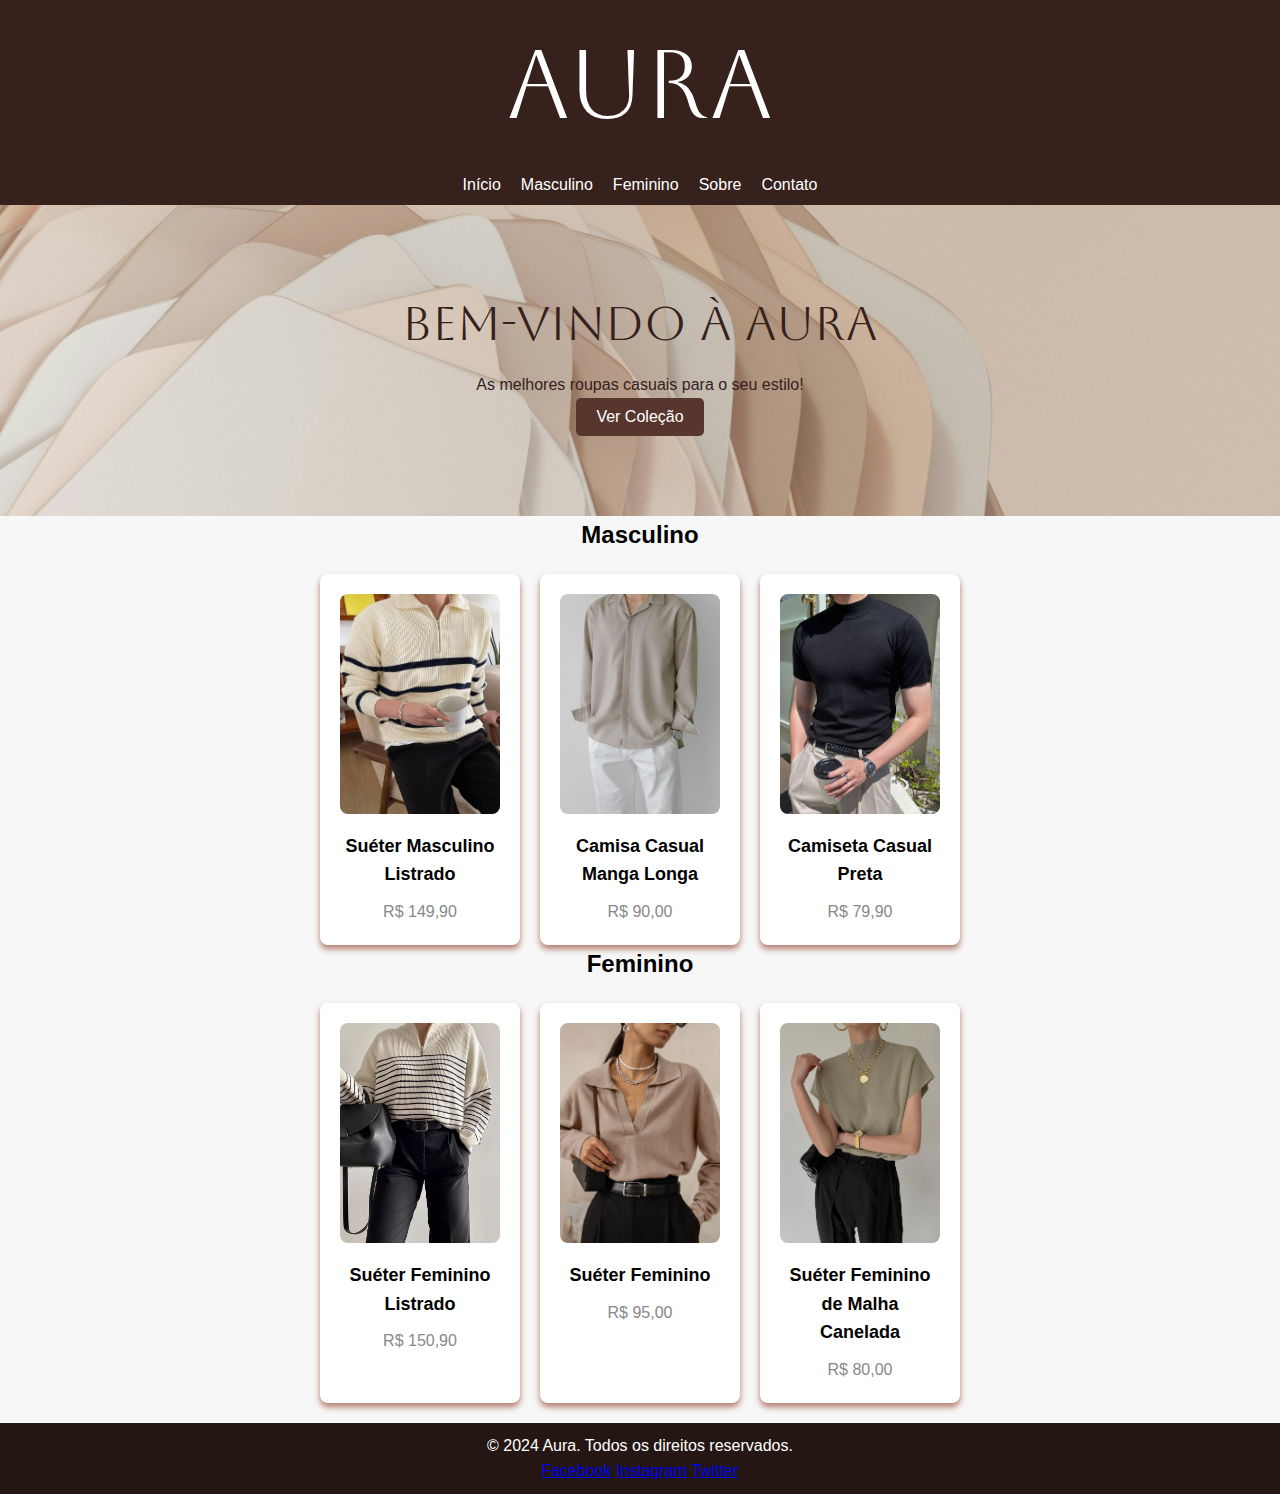
<file: index.html>
<!DOCTYPE html>
<html lang="pt-BR">
<head>
    <meta charset="UTF-8">
    <meta name="viewport" content="width=device-width, initial-scale=1.0">
    <title>Loja de Roupas</title>
    <link rel="stylesheet" href="style.css">
    <link rel="preconnect" href="https://fonts.googleapis.com">
    <link rel="preconnect" href="https://fonts.gstatic.com" crossorigin>
    <link href="https://fonts.googleapis.com/css2?family=Aboreto&display=swap" rel="stylesheet">

    <style>
        /* Definir a fonte Aboreto para o título específico */
        .bem-vindo-titulo {
            font-family: "Aboreto", system-ui, "Georgia", "Times", serif;
            font-weight: 400;
            font-style: normal;
        }
    </style>
</head>
<body>

    <!-- Cabeçalho -->
    <header>
        <h1 class="bem-vindo-titulo">Aura</h1>
        <nav>
            <ul>
                <li><a href="#home">Início</a></li>
                <li><a href="#produtos-masculino">Masculino</a></li>
                <li><a href="#produtos-feminino">Feminino</a></li>
                <li><a href="#sobre">Sobre</a></li>
                <li><a href="#contato">Contato</a></li>
            </ul>
        </nav>
    </header>

    <!-- Banner -->
    <section class="banner" id="home">
        <h2 class="bem-vindo-titulo">Bem-vindo à Aura</h2>
        <p>As melhores roupas casuais para o seu estilo!</p>
        <button>Ver Coleção</button>
    </section>

    <!-- Seção de Produtos Masculino -->
    <section id="produtos-masculino">
        <h2 class="titulo-centralizado">Masculino</h2>
        <div class="produtos-container">
            <div class="produto">
                <a href="1.html" target="_blank">
                    <img src="img/Homens Camisolas Padrão listrado Gola polo Sem Camiseta.jpeg" alt="Camiseta Casual Masculina Listrada Gola Polo">
                </a>
                <h3>Suéter Masculino Listrado</h3>
                <p>R$ 149,90</p>
            </div>
            <div class="produto">
                <a href="2.html" target="_blank">
                    <img src="img/FLYDAY Hidden Standard Shirt - Korean Clothing & Cosmetics.jpeg" alt="Camisa Casual Manga Longa Masculina">
                </a>
                <h3>Camisa Casual Manga Longa</h3>
                <p>R$ 90,00</p>
            </div>
            <div class="produto">
                <a href="3.html" target="_blank">
                    <img src="img/homens sólido pescoço Tops de malha.jpeg" alt="Camiseta Casual Masculina Preta">
                </a>
                <h3>Camiseta Casual Preta</h3>
                <p>R$ 79,90</p>
            </div>
        </div>
    </section>

    <!-- Seção de Produtos Feminino -->
    <section id="produtos-feminino">
        <h2 class="titulo-centralizado">Feminino</h2>
        <div class="produtos-container">
            <div class="produto">
                <a href="4.html" target="_blank">
                    <img src="img/_.jpeg" alt="Suéter Listrado Feminino">
                </a>
                <h3>Suéter Feminino Listrado</h3>
                <p>R$ 150,90</p>
            </div>
            <div class="produto">
                <a href="5.html" target="_blank">
                    <img src="img/Freizeitpullover mit Kragen - Blue _ L.jpeg" alt="Suéter Casual Feminino">
                </a>
                <h3>Suéter Feminino</h3>
                <p>R$ 95,00</p>
            </div>
            <div class="produto">
                <a href="6.html" target="_blank">
                    <img src="img/Gilet pull uni tranquille - Black _ XS.jpeg" alt="Casaco Feminino Gilet">
                </a>
                <h3>Suéter Feminino de Malha Canelada</h3>
                <p>R$ 80,00</p>
            </div>
        </div>
    </section>

    <!-- Rodapé -->
    <footer>
        <p>&copy; 2024 Aura. Todos os direitos reservados.</p>
        <div class="social-icons">
            <a href="https://www.facebook.com/LojaCasual" target="_blank">Facebook</a>
            <a href="https://www.instagram.com/LojaCasual" target="_blank">Instagram</a>
            <a href="https://www.twitter.com/LojaCasual" target="_blank">Twitter</a>
        </div>
    </footer>

</body>
</html>
</file>
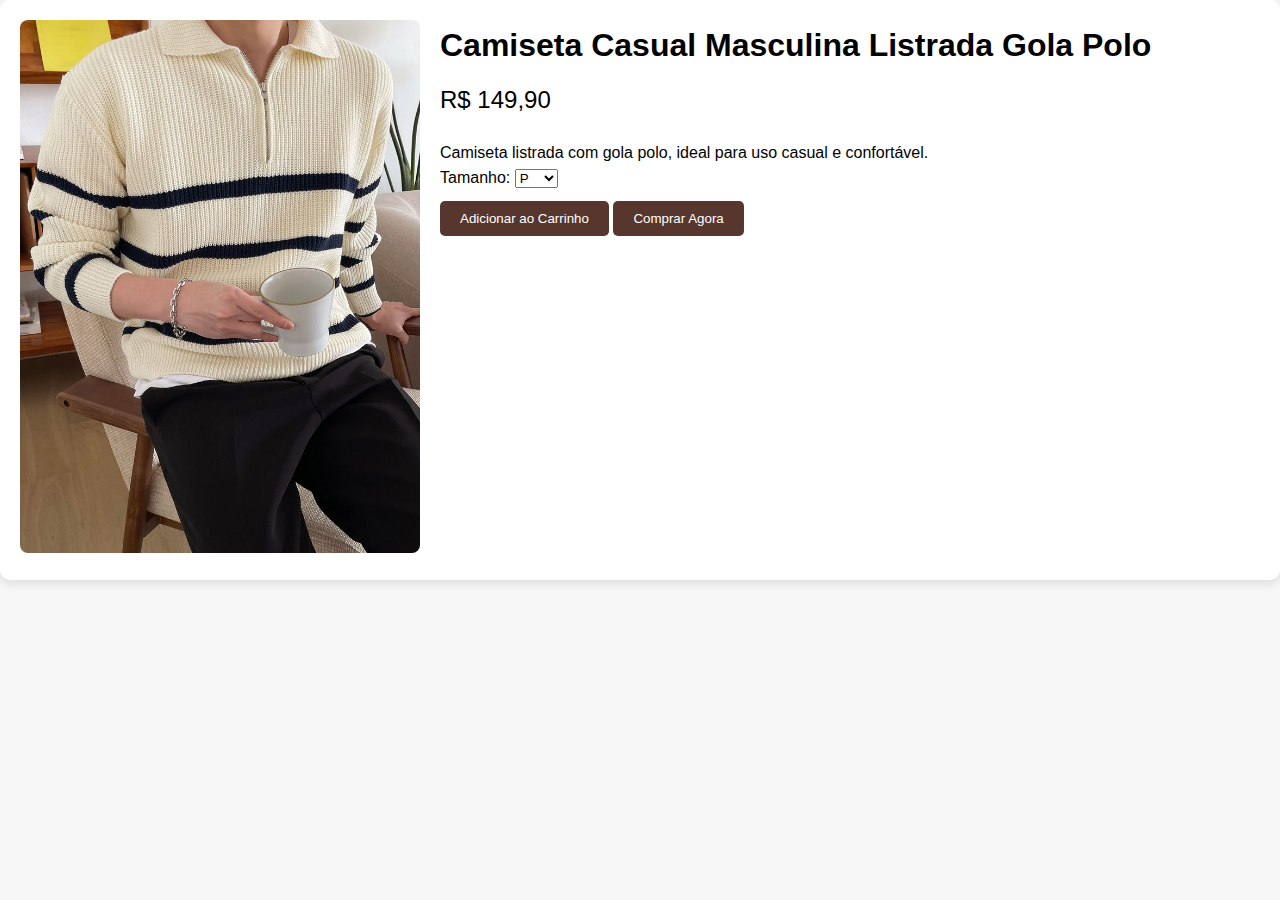
<file: 1.html>
<!DOCTYPE html>
<html lang="pt-BR">
<head>
    <meta charset="UTF-8">
    <meta name="viewport" content="width=device-width, initial-scale=1.0">
    <title>Detalhes do Produto</title>
    <link rel="stylesheet" href="style.css">
</head>
<body>
    <div class="produto-detalhes">
        <div class="imagem-principal">
            <img src="img/Homens Camisolas Padrão listrado Gola polo Sem Camiseta.jpeg" alt="Camiseta Casual Masculina Listrada Gola Polo">
        </div>
        <div class="info-produto">
            <h1>Camiseta Casual Masculina Listrada Gola Polo</h1>
            <p class="preco">R$ 149,90</p>
            <p class="descricao">Camiseta listrada com gola polo, ideal para uso casual e confortável.</p>
            <div class="opcoes">
                <label for="tamanho">Tamanho:</label>
                <select id="tamanho">
                    <option>P</option>
                    <option>M</option>
                    <option>G</option>
                    <option>GG</option>
                </select>
            </div>
            <button class="botao-comprar">Adicionar ao Carrinho</button>
            <button class="botao-comprar">Comprar Agora</button>
        </div>
    </div>
</body>
</html>
</file>
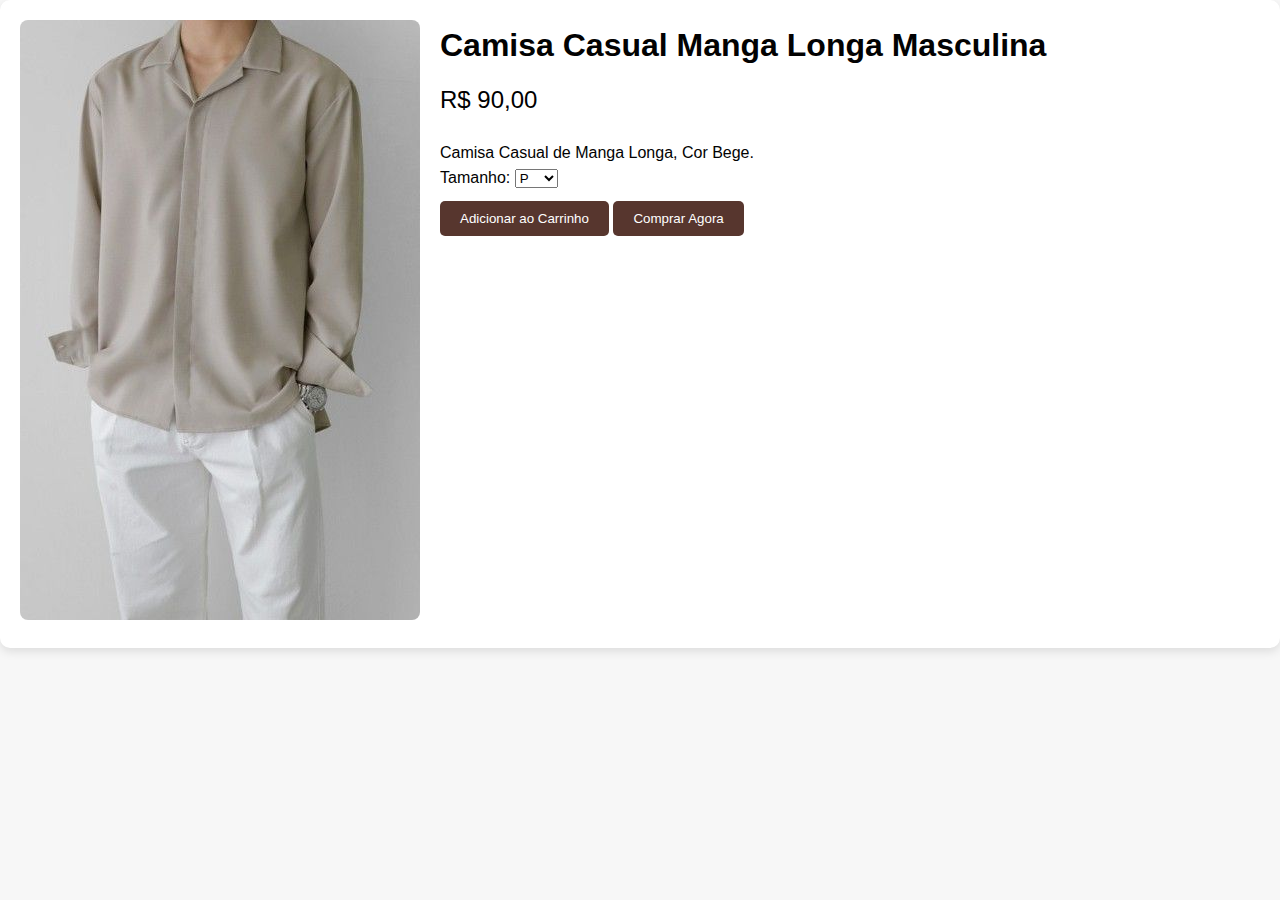
<file: 2.html>
<!DOCTYPE html>
<html lang="pt-BR">
<head>
    <meta charset="UTF-8">
    <meta name="viewport" content="width=device-width, initial-scale=1.0">
    <title>Detalhes do Produto</title>
    <link rel="stylesheet" href="style.css">
</head>
<body>
    <div class="produto-detalhes">
        <div class="imagem-principal">
            <img src="img/FLYDAY Hidden Standard Shirt - Korean Clothing & Cosmetics.jpeg" alt="Camisa Casual Manga Longa Masculina">
        </div>
        <div class="info-produto">
            <h1>Camisa Casual Manga Longa Masculina</h1>
            <p class="preco">R$ 90,00</p>
            <p class="descricao">Camisa Casual de Manga Longa, Cor Bege.</p>
            <div class="opcoes">
                <label for="tamanho">Tamanho:</label>
                <select id="tamanho">
                    <option>P</option>
                    <option>M</option>
                    <option>G</option>
                    <option>GG</option>
                </select>
            </div>
            <button class="botao-comprar">Adicionar ao Carrinho</button>
            <button class="botao-comprar">Comprar Agora</button>
        </div>
    </div>
</body>
</html>
</file>
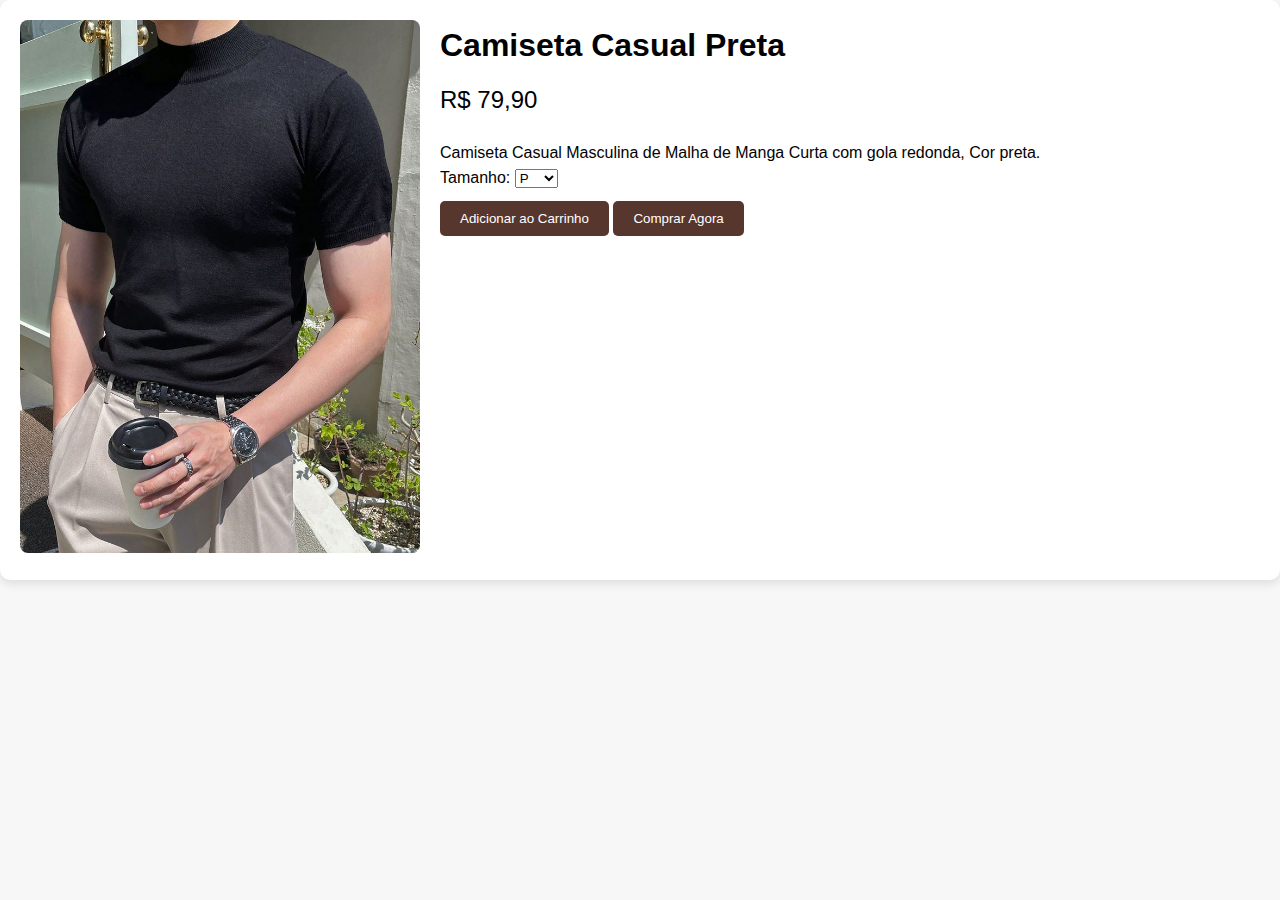
<file: 3.html>
<!DOCTYPE html>
<html lang="pt-BR">
<head>
    <meta charset="UTF-8">
    <meta name="viewport" content="width=device-width, initial-scale=1.0">
    <title>Detalhes do Produto</title>
    <link rel="stylesheet" href="style.css">
</head>
<body>
    <div class="produto-detalhes">
        <div class="imagem-principal">
            <img src="img/homens sólido pescoço Tops de malha.jpeg" alt="Camiseta Casual Preta">
        </div>
        <div class="info-produto">
            <h1>Camiseta Casual Preta</h1>
            <p class="preco">R$ 79,90</p>
            <p class="descricao">Camiseta Casual Masculina de Malha de Manga Curta com gola redonda, Cor preta.</p>
            <div class="opcoes">
                <label for="tamanho">Tamanho:</label>
                <select id="tamanho">
                    <option>P</option>
                    <option>M</option>
                    <option>G</option>
                    <option>GG</option>
                </select>
            </div>
            <button class="botao-comprar">Adicionar ao Carrinho</button>
            <button class="botao-comprar">Comprar Agora</button>
        </div>
    </div>
</body>
</html>
</file>
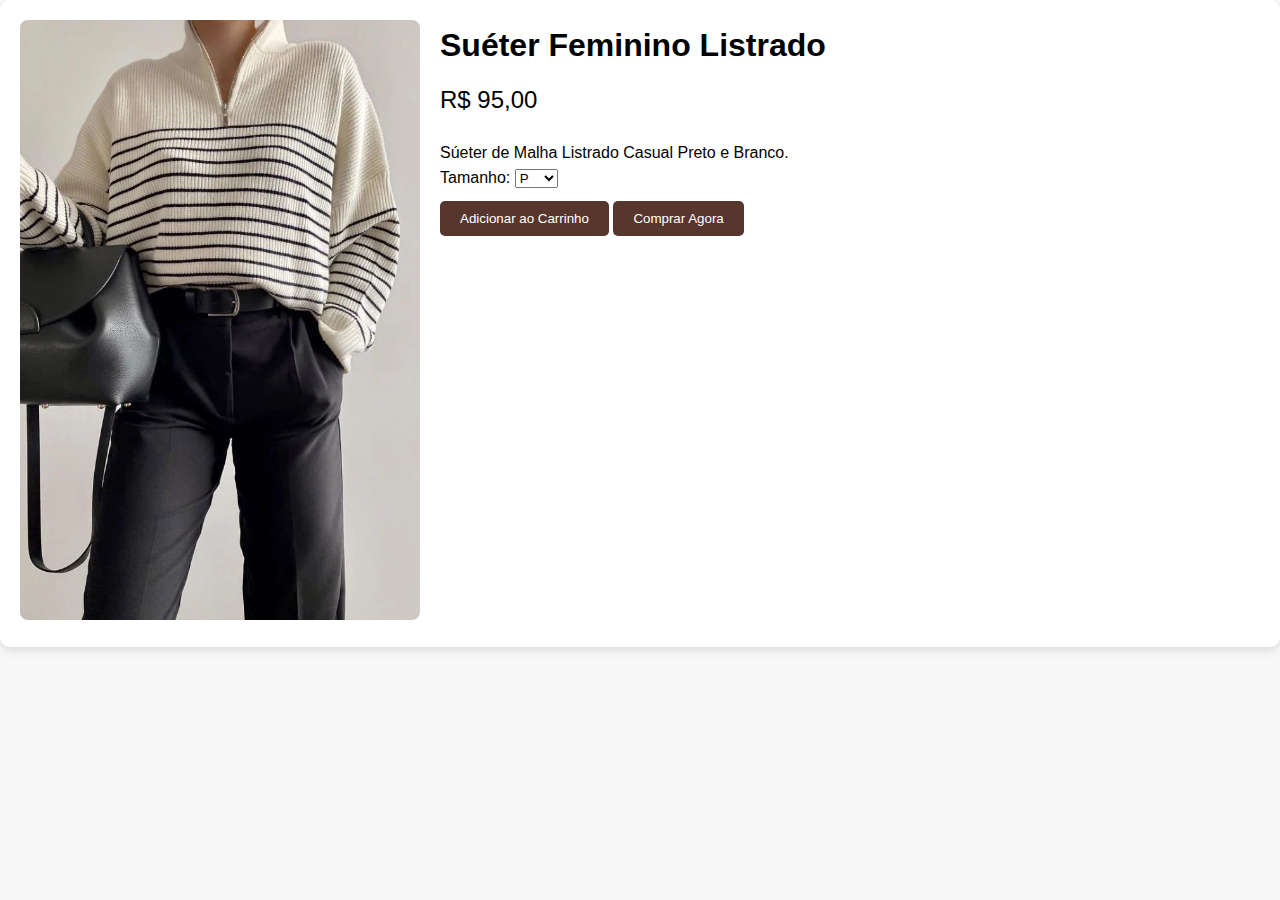
<file: 4.html>
<!DOCTYPE html>
<html lang="pt-BR">
<head>
    <meta charset="UTF-8">
    <meta name="viewport" content="width=device-width, initial-scale=1.0">
    <title>Detalhes do Produto</title>
    <link rel="stylesheet" href="style.css">
</head>
<body>
    <div class="produto-detalhes">
        <div class="imagem-principal">
            <img src="img/_.jpeg" alt="Suéter Feminino Listrado">
        </div>
        <div class="info-produto">
            <h1>Suéter Feminino Listrado</h1>
            <p class="preco">R$ 95,00</p>
            <p class="descricao">Súeter de Malha Listrado Casual Preto e Branco.</p>
            <div class="opcoes">
                <label for="tamanho">Tamanho:</label>
                <select id="tamanho">
                    <option>P</option>
                    <option>M</option>
                    <option>G</option>
                    <option>GG</option>
                </select>
            </div>
            <button class="botao-comprar">Adicionar ao Carrinho</button>
            <button class="botao-comprar">Comprar Agora</button>
        </div>
    </div>
</body>
</html>
</file>
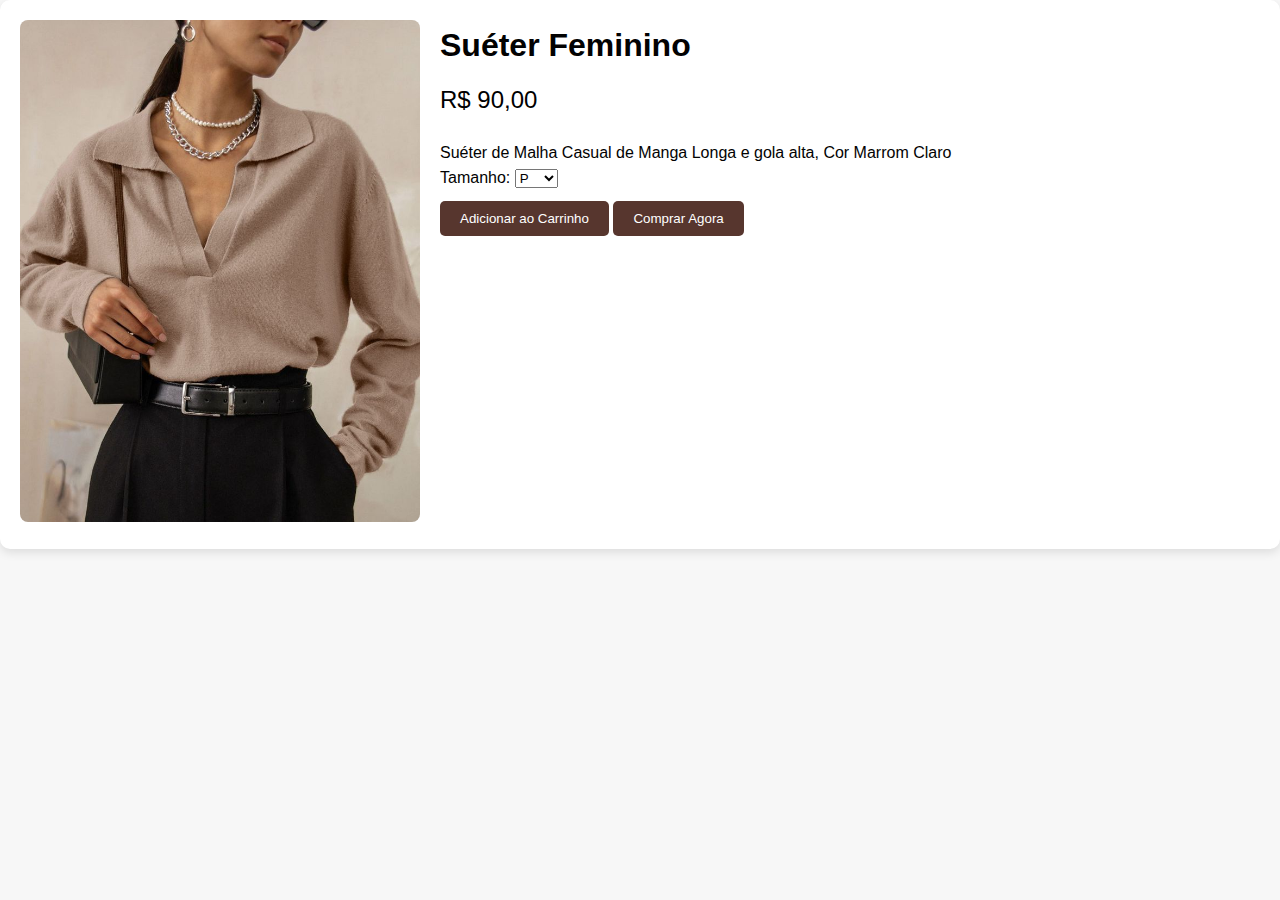
<file: 5.html>
<!DOCTYPE html>
<html lang="pt-BR">
<head>
    <meta charset="UTF-8">
    <meta name="viewport" content="width=device-width, initial-scale=1.0">
    <title>Detalhes do Produto</title>
    <link rel="stylesheet" href="style.css">
</head>
<body>
    <div class="produto-detalhes">
        <div class="imagem-principal">
            <img src="img/Freizeitpullover mit Kragen - Blue _ L.jpeg" alt="Suéter Casual Feminino">
        </div>
        <div class="info-produto">
            <h1>Suéter Feminino</h1>
            <p class="preco">R$ 90,00</p>
            <p class="descricao">Suéter de Malha Casual de Manga Longa e gola alta, Cor Marrom Claro</p>
            <div class="opcoes">
                <label for="tamanho">Tamanho:</label>
                <select id="tamanho">
                    <option>P</option>
                    <option>M</option>
                    <option>G</option>
                    <option>GG</option>
                </select>
            </div>
            <button class="botao-comprar">Adicionar ao Carrinho</button>
            <button class="botao-comprar">Comprar Agora</button>
        </div>
    </div>
</body>
</html>
</file>
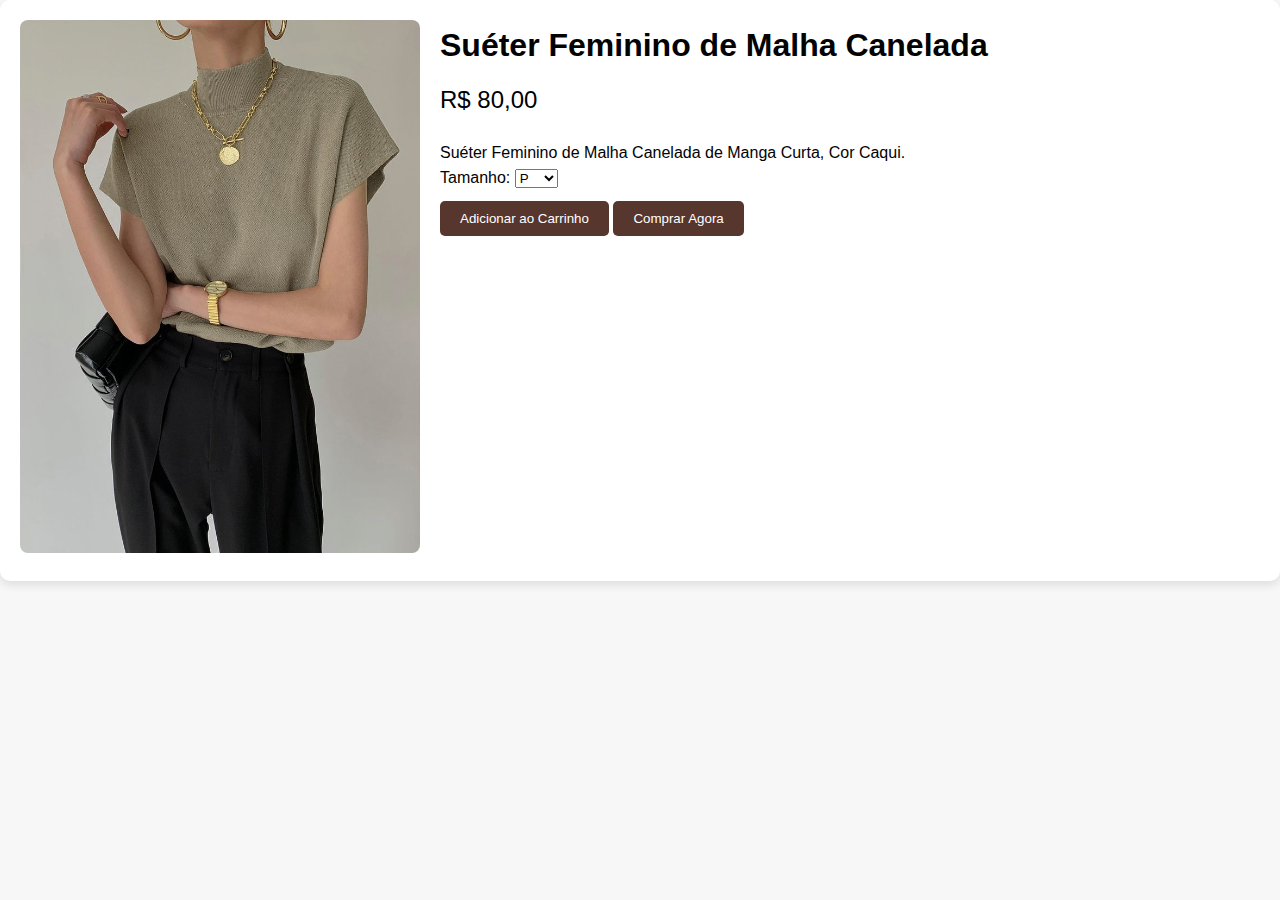
<file: 6.html>
<!DOCTYPE html>
<html lang="pt-BR">
<head>
    <meta charset="UTF-8">
    <meta name="viewport" content="width=device-width, initial-scale=1.0">
    <title>Detalhes do Produto</title>
    <link rel="stylesheet" href="style.css">
</head>
<body>
    <div class="produto-detalhes">
        <div class="imagem-principal">
            <img src="img/Gilet pull uni tranquille - Black _ XS.jpeg" alt="Suéter Feminino de Malha Canelada">
        </div>
        <div class="info-produto">
            <h1>Suéter Feminino de Malha Canelada</h1>
            <p class="preco">R$ 80,00</p>
            <p class="descricao">Suéter Feminino de Malha Canelada de Manga Curta, Cor Caqui.</p>
            <div class="opcoes">
                <label for="tamanho">Tamanho:</label>
                <select id="tamanho">
                    <option>P</option>
                    <option>M</option>
                    <option>G</option>
                    <option>GG</option>
                </select>
            </div>
            <button class="botao-comprar">Adicionar ao Carrinho</button>
            <button class="botao-comprar">Comprar Agora</button>
        </div>
    </div>
</body>
</html>
</file>
<file: style.css>
/* Reset */
* {
    margin: 0;
    padding: 0;
    box-sizing: border-box;
}

/* Definir a fonte Aboreto para o título específico */
.bem-vindo-titulo {
  font-family: "Aboreto", system-ui, "Georgia", "Times", serif;
  font-weight: 400;
  font-style: normal;
}

body {
    font-family: Arial, sans-serif;
    color: #020202;
    background-color: #f7f7f7;
    line-height: 1.6;
}

/* Cabeçalho */
header {
    background-color:#36211c;
    color: #fff;
    padding: 8px;
    text-align: center;
}

header h1 {
    font-size: 6rem;
    margin-bottom: 10px;
}

header nav ul {
    list-style: none;
    display: flex;
    justify-content: center;
    gap: 20px;
}

header nav a {
    color: #fff;
    text-decoration: none;
    font-size: 1rem;
}

header nav a:hover {
    color: #D5B7AF;
}

/* Banner */
.banner {
    background-image: url('img/photo-1677155875750-9eb42b39f4e5.jpeg');
    background-size:cover;
    color: #36211c;
    text-align: center;
    padding: 80px 30px;
    background-position: center;
}
.banner h2 {
    font-size: 3rem;
    margin-bottom: 10px;
}

.banner button {
    padding: 10px 20px;
    background-color: #57362E;
    color: #ffffff;
    border: none;
    cursor: pointer;
    font-size: 1rem;
    border-radius: 5px;
    transition: background-color 0.3s ease;
}

.banner button:hover {
    background-color: #d7c1a3;
}

/* Produtos */
#produtos {
    padding: 40px 20px;
    text-align: center;
}

.produtos-container {
    display: flex;
    flex-wrap: wrap;
    gap: 20px;
    justify-content: center;
    margin-top: 20px;
}

.produto {
    background-color: #fff;
    padding: 20px;
    width: 200px;
    border-radius: 8px;
    box-shadow: 0px 4px 6px #B27B6C;
    text-align: center;
    transition: transform 0.3s ease, box-shadow 0.3s ease;
}

.produto:hover {
    transform: translateY(-10px);
    box-shadow: 0px 6px 12px rgba(0, 0, 0, 0.1);
}

.produto img {
    width: 100%;
    height: 220px; 
    object-fit: cover; 
    border-radius: 8px;
    transition: transform 0.3s ease;
}

.produto img:hover {
    transform: scale(1.05);
}

.produto h3 {
    font-size: 1.125rem;
    margin: 10px 0;
}

.produto p {
    font-size: 1rem;
    color: #888;
}

.produto button {
    padding: 10px 20px;
    background-color: #333;
    color: #fff;
    border: none;
    cursor: pointer;
    border-radius: 5px;
    font-size: 1rem;
    transition: background-color 0.3s ease;
}

.produto button:hover {
    background-color: #555;
}

/* Rodapé */
footer {
    background-color: #241613;
    color: #fff;
    text-align: center;
    padding: 10px 0;
    margin-top: 20px;
    font-size: 1rem;
}

/* Responsividade */
@media (max-width: 768px) {
    header h1 {
        font-size: 1.5rem;
    }

    .banner h2 {
        font-size: 2.5rem;
    }

    .produtos-container {
        flex-direction: column;
        align-items: center;
    }

    .produto {
        width: 90%;
        max-width: 350px;
    }
}

@media (max-width: 480px) {
    .banner {
        padding: 60px 15px;
    }

    header nav ul {
        flex-direction: column;
        gap: 15px;
    }

    header nav a {
        font-size: 1.2rem;
    }

    .produtos-container {
        flex-direction: column;
    }

    .produto {
        width: 90%;
        max-width: 320px;
    }
}

.titulo-centralizado{
    text-align: center;
}

.produto-detalhes {
    display: flex;
    gap: 20px;
    padding: 20px;
    background-color: #fff;
    border-radius: 10px;
    box-shadow: 0 4px 10px rgba(0, 0, 0, 0.1);
}

.imagem-principal img {
    width: 100%;
    max-width: 400px;
    border-radius: 8px;
}

.info-produto {
    flex: 1;
}

.info-produto h1 {
    font-size: 2rem;
    margin-bottom: 10px;
}

.preco {
    font-size: 1.5rem;
    color: #000000;
    margin-bottom: 20px;
}

.botao-comprar {
    background-color: #57362E;
    color: #fff;
    padding: 10px 20px;
    border: none;
    border-radius: 5px;
    cursor: pointer;
    margin-top: 10px;
}

.botao-comprar:hover {
    background-color: #d7c1a3;
}
</file>
